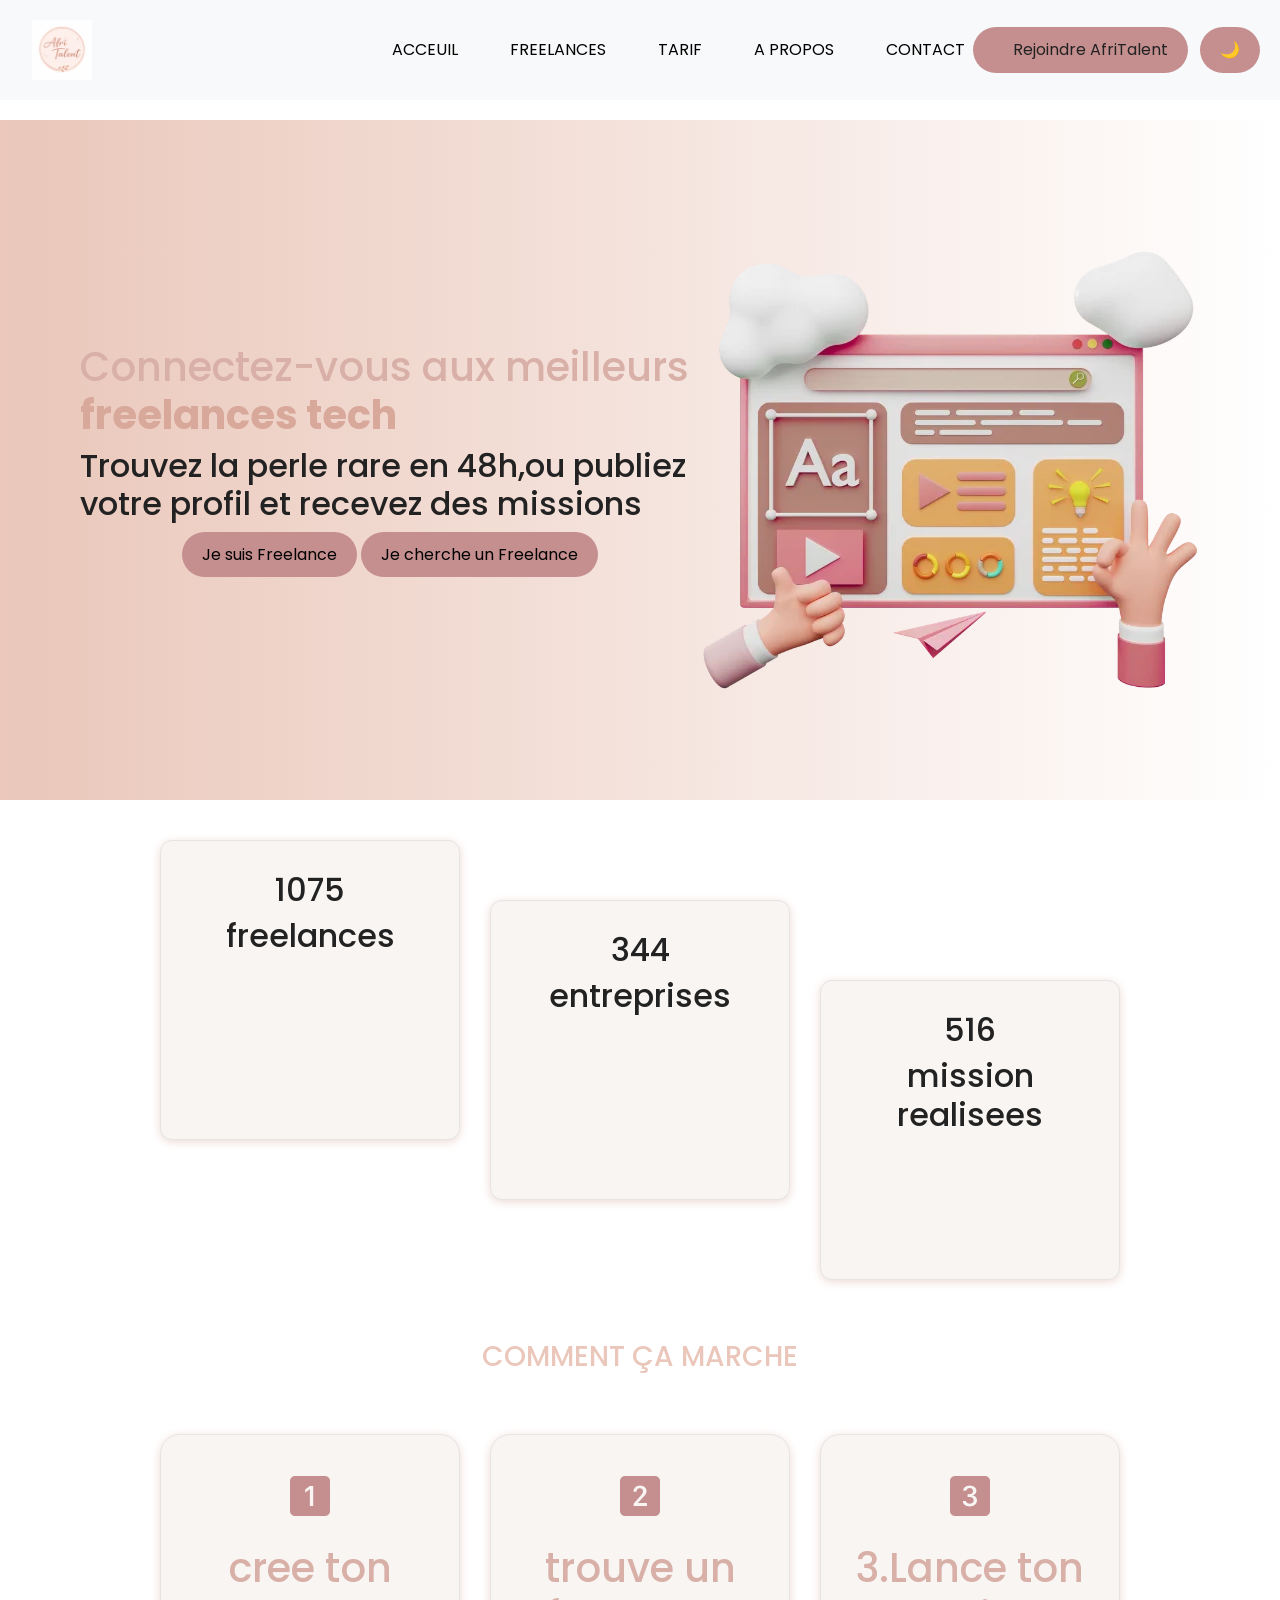
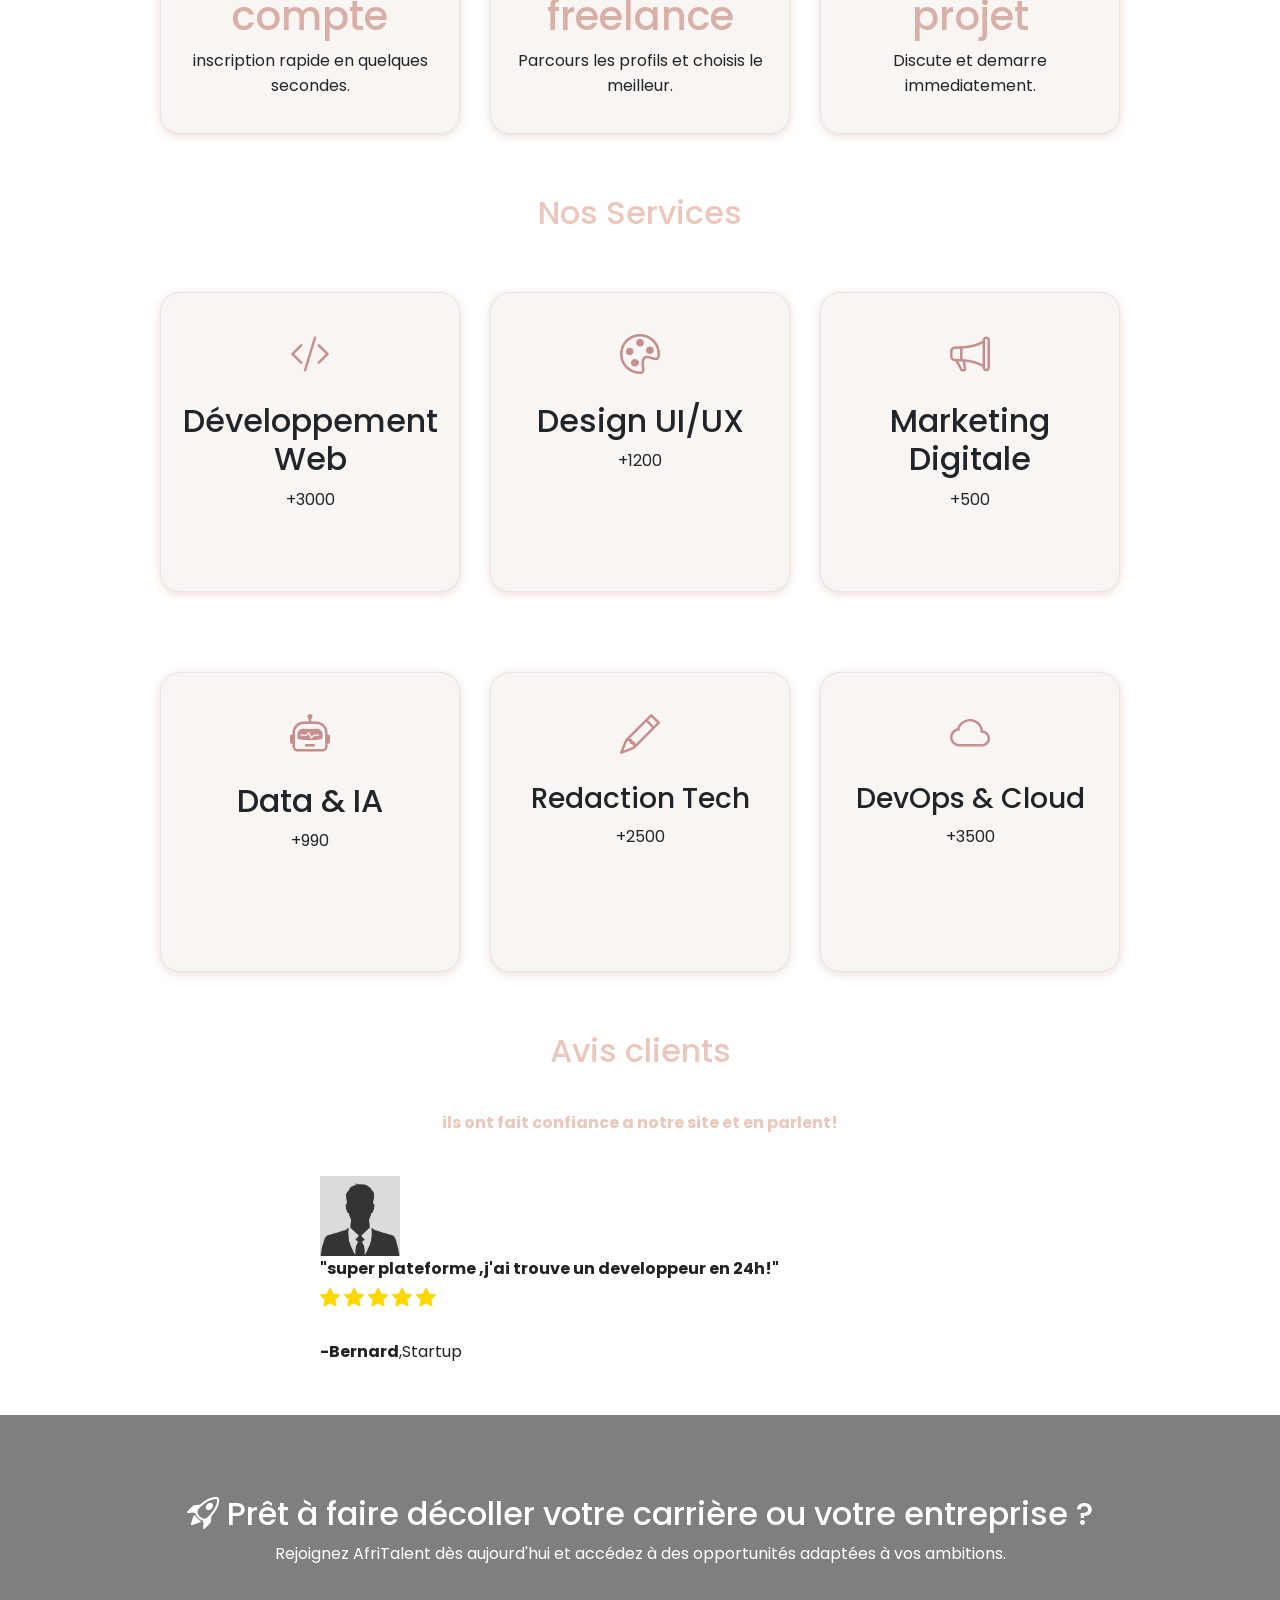
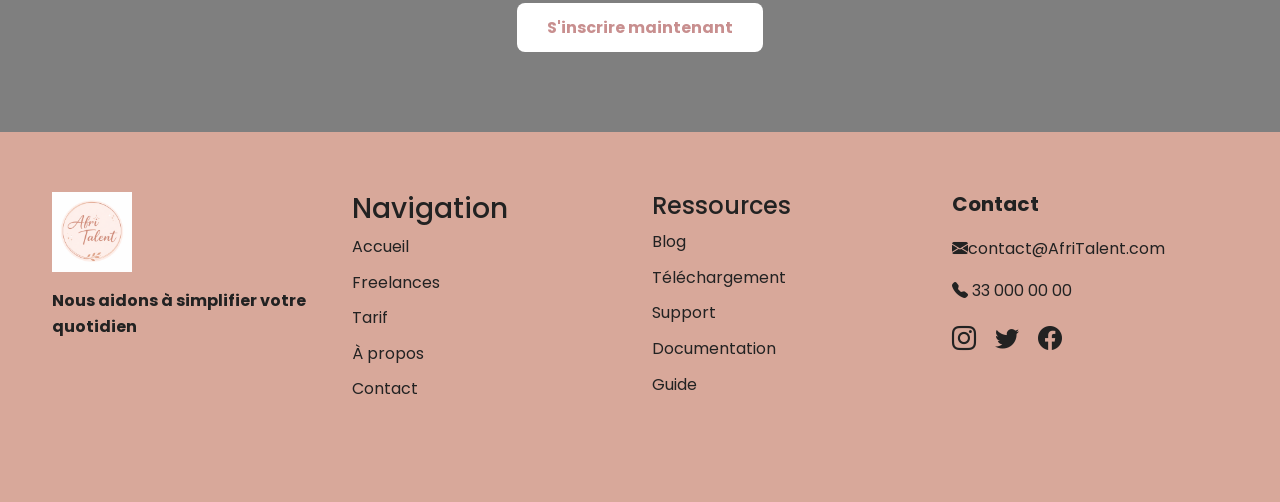
<file: index.html>
<!DOCTYPE html>
<html lang="fr">

<head>
  <meta charset="UTF-8">
  <meta name="viewport" content="width=device-width, initial-scale=1.0">
  <title>AfriTalent — Accueil</title>
  <!-- Bootstrap 5 via CDN : feuille de style -->
  <link href="https://cdn.jsdelivr.net/npm/bootstrap@5.3.0/dist/css/bootstrap.min.css" rel="stylesheet">
  <!-- Votre feuille de style personnelle -->
  <link rel="stylesheet" href="css/style.css">
</head>

<body>
  <!-- Le contenu de la page sera ajoute ici -->
  <!-- navbar -->
  <header class="navbar1 ">
    <nav class="navbar navbar-expand-lg navbar-light bg-light fixed-top">
      <div class="container-fluid">
        <img src="images/7bfb761e-d320-4ba1-a2f4-c0851b69835b.png" alt="Afritalent" height="60" class="logo">
        <a class="navbar-brand" href="#">

        </a>
        <button class="navbar-toggler" type="button" data-bs-toggle="collapse" data-bs-target="#navbarNav"
          aria-controls="navbarNav" aria-expanded="false" aria-label="Toggle navigation">
          <span class="navbar-toggler-icon"></span>
        </button>
        <div class="collapse navbar-collapse" id="navbarNav">
          <ul class="navbar-nav ms-auto gap-3">
            <li class="nav-item">
              <a class="nav-link active" aria-current="page" href="index.html">ACCEUIL</a>
            </li>
            <li class="nav-item">
              <a class=" nav-link active" href="freelances.html">FREELANCES</a>
            </li>
            <li class="nav-item">
              <a class="nav-link active" href="tarif.html">TARIF</a>
            </li>
            <li class="nav-item">
              <a class="nav-link active" href="about.html">A PROPOS</a>
            </li>
            <li class="nav-item">
              <a class="nav-link active" href="contact.html">CONTACT</a>
            </li>
          </ul>
           <button><a href="contact.html" >Rejoindre AfriTalent</a></button>
           
        </div>
      </div>
      <button id="btn" class="bt">🌙
                <i class="fa-solid fa-moon"></i>
              </button>
    </nav>
  </header>



  <!-- entete -->
  <section class="hero fade-in">
    <div>
      <h1>Connectez-vous aux meilleurs <span class="fr">freelances tech</span></h1>
      <h2>Trouvez la perle rare en 48h,ou publiez votre profil et recevez
        des missions</h2>
      <div class="div1">
        <button class="button">Je suis Freelance</button>
        <button class="button">Je cherche un Freelance</button>
      </div>
    </div>
    <div id="photo">
      <img src="images/creation-site-vitrine-wordpress-freelance.png.webp" alt="">
    </div>
  </section>





  <!-- carte avec grid -->
  <section class=" stats fade-in">
    <div class="cards">
      <div class="cardsss stat-card">
        <h2 class="counter" data-target="2500">0</h2>
        <h2>freelances</h2>
      </div>
      <div class="cardsss stat-card">
        <h2 class="counter" data-target="800">0</h2>
        <h2>entreprises</h2>
      </div>
      <div class="cardsss stat-card">
        <h2 class="counter" data-target="1200">0</h2>
        <h2>mission realisees</h2>
      </div>
    </div>
  </section>

  <!-- section comment ca marche -->
  <div class="strong">
    <h3> COMMENT ÇA MARCHE </h3>
  </div>
  <section class="fade-in">
    <div class="strong"></div>
    <div class="cards">
      <!-- carte1 -->
      <div class="card">
        <i class="bi bi-1-square-fill"></i>
        <h1>cree ton compte</h1>
        inscription rapide en quelques secondes.
      </div>
      <!-- carte2 -->
      <div class="card">
        <i class="bi bi-2-square-fill"></i>
        <h1>trouve un freelance</h1>
        Parcours les profils et choisis le meilleur.
      </div>
      <!-- carte3 -->
      <div class="card">
        <i class="bi bi-3-square-fill"></i>
        <h1>3.Lance ton projet</h1>
        Discute et demarre immediatement.
      </div>
    </div>
  </section>


  <!-- setcion nos services -->
  <section class="fade-in">
    <div class="strong">
      <h2>Nos Services</h2>
    </div>
    <div class="cards">
      <!-- carte1 -->
      <div class="card">
        <i class="bi bi-code-slash"></i>
        <h2>Développement Web</h2>
        <p>+3000</p>
      </div>
      <!-- carte2 -->
      <div class="card">
        <i class="bi bi-palette"></i>
        <h2>Design UI/UX</h2>
        <p>+1200</p>
      </div>
      <!-- carte3 -->
      <div class="card">
        <i class="bi bi-megaphone"></i>
        <h2>Marketing Digitale</h2>
        <p>+500</p>
      </div>

      <!-- carte4 -->
      <div class="card">
        <i class="bi bi-robot"></i>
        <h2>Data & IA</h2>
        <p>+990</p>
      </div>

      <!-- carte5 -->
      <div class="card">
        <i class="bi bi-pencil"></i>
        <h3>Redaction Tech</h3>
        <p>+2500</p>
      </div>

      <!-- carte6 -->
      <div class="card">
        <i class="bi bi-cloud"></i>
        <h3>DevOps & Cloud</h3>
        <p>+3500</p>
      </div>

    </div>
  </section>
  <!-- section avis lients -->
  <section class="fade-in">
    <div class="strong">
      <h2>Avis clients</h2>
    </div>
    <div class="strong"><strong>ils ont fait confiance a notre site et en parlent!</strong></div>
    <div id="carouselExampleSlidesOnly" class="carousel slide" data-bs-ride="carousel"
      style="width: 50%; margin: auto;">
      <div class="carousel-inner">
        <div class="carousel-item active">
          <!-- carouse]l1 -->
          <img src="images/9bd403f16ddd7c2149efea4e4ec17656.jpg" class="d-block " width="80" height="80" alt="...">
          <strong>"super plateforme ,j'ai trouve un developpeur en 24h!"</strong>
          <div class="rating">
            <i class="bi bi-star-fill"></i>
            <i class="bi bi-star-fill"></i>
            <i class="bi bi-star-fill"></i>
            <i class="bi bi-star-fill"></i>
            <i class="bi bi-star-fill"></i>
          </div>
          <br><strong>-Bernard</strong>,Startup
        </div>

        <!-- carousel2 -->
        <div class="carousel-item">
          <img src="images/e36dcd19f83bc2b0b5b49286a0b5d52b.jpg" class="d-block" width="80" height="80" alt="...">
          <strong>"Plus de 15 missions realisees via la plateforme.La mise en relation est fluide et les freelances sont
            toujours fiable"</strong>
          <div class="rating">
            <i class="bi bi-star-fill"></i>
            <i class="bi bi-star-fill"></i>
            <i class="bi bi-star-fill"></i>
            <i class="bi bi-star-fill"></i>
            <i class="bi bi-star-fill"></i>
          </div>
          <br><strong>Thomas</strong>,chef de produit digital
        </div>

        <!-- carousel3 -->
        <div class="carousel-item">
          <img src="images/d29e52c8cfec7320b1fe09c8421c4156.jpg" class="d-block" width="80" height="80" alt="...">
          <strong>Je recois des missions pertinents sans devoir prospecter.Paiement securise ,suivi transparent,je
            recommande a 100%</strong>
          <div class="rating">
            <i class="bi bi-star-fill"></i>
            <i class="bi bi-star-fill"></i>
            <i class="bi bi-star-fill"></i>
            <i class="bi bi-star-fill"></i>
            <i class="bi bi-star-fill"></i>
          </div>
          <strong>Sarah</strong>, CTO chez GreenTech
        </div>
      </div>
    </div>
  </section>
  <!-- section passer a l'action -->
  <section class="cta fade-in">
    <h2><i class="bi bi-rocket-takeoff"></i> Prêt à faire décoller votre carrière ou votre entreprise ?</h2>

    <p>
      Rejoignez AfriTalent dès aujourd'hui et accédez à des opportunités adaptées à vos ambitions.
    </p>

    <a href="contact.html" class="btn-cta">
      S'inscrire maintenant
    </a>
  </section>
  <button id="top-btn">↑</button>



  <!-- footer -->
  <footer class="footer">
    <div class="container-fluid">

      <div class="row align-items-start text-center text-md-start">

        <div class="col-md-3 mb-4">
          <img src="images/7bfb761e-d320-4ba1-a2f4-c0851b69835b.png" alt="logo" height="80">

          <p class="mt-3 fw-bold">
            Nous aidons à simplifier votre quotidien
          </p>
        </div>
        <!-- liens -->
        <div class="col-md-3 mb-4">
          <h3>Navigation</h3>

          <ul class="footer-links">
            <li><a href="index.html">Accueil</a></li>
            <li><a href="freelances.html">Freelances</a></li>
            <li><a href="tarif.html">Tarif</a></li>
            <li><a href="about.html">À propos</a></li>
            <li><a href="contact.html">Contact</a></li>
          </ul>
        </div>
        <!-- ressource -->
        <div class="col-md-3 mb-4">
          <h4>Ressources</h4>

          <ul class="footer-links">
            <li>Blog</li>
            <li>Téléchargement</li>
            <li>Support</li>
            <li>Documentation</li>
            <li>Guide</li>
          </ul>
        </div>
        <!-- contact -->
        <div class="col-md-3 mb-4">
          <h5>Contact</h5>

          <p><i class="bi bi-envelope-fill"></i>contact@AfriTalent.com</p>
          <p><i class="bi bi-telephone-fill"></i> 33 000 00 00</p>

          <div class="social-icons">
            <i class="bi bi-instagram"></i>
            <i class="bi bi-twitter"></i>
            <i class="bi bi-facebook"></i>
          </div>
        </div>

      </div>
    </div>
  </footer>

















  <link rel="preconnect" href="https://fonts.googleapis.com">
  <link href="https://fonts.googleapis.com/css2?family=Poppins:wght@400;700&family=Roboto&display=swap"
    rel="stylesheet">
  <link href="https://cdn.jsdelivr.net/npm/bootstrap-icons/font/bootstrap-icons.css" rel="stylesheet">
  <!-- Bootstrap 5 via CDN : script JavaScript -->
  <script src="https://cdn.jsdelivr.net/npm/bootstrap@5.3.0/dist/js/bootstrap.bundle.min.js"></script>
  <!-- Votre script JavaScript -->
  <script src="js/main.js"></script>
</body>

</html>
</file>
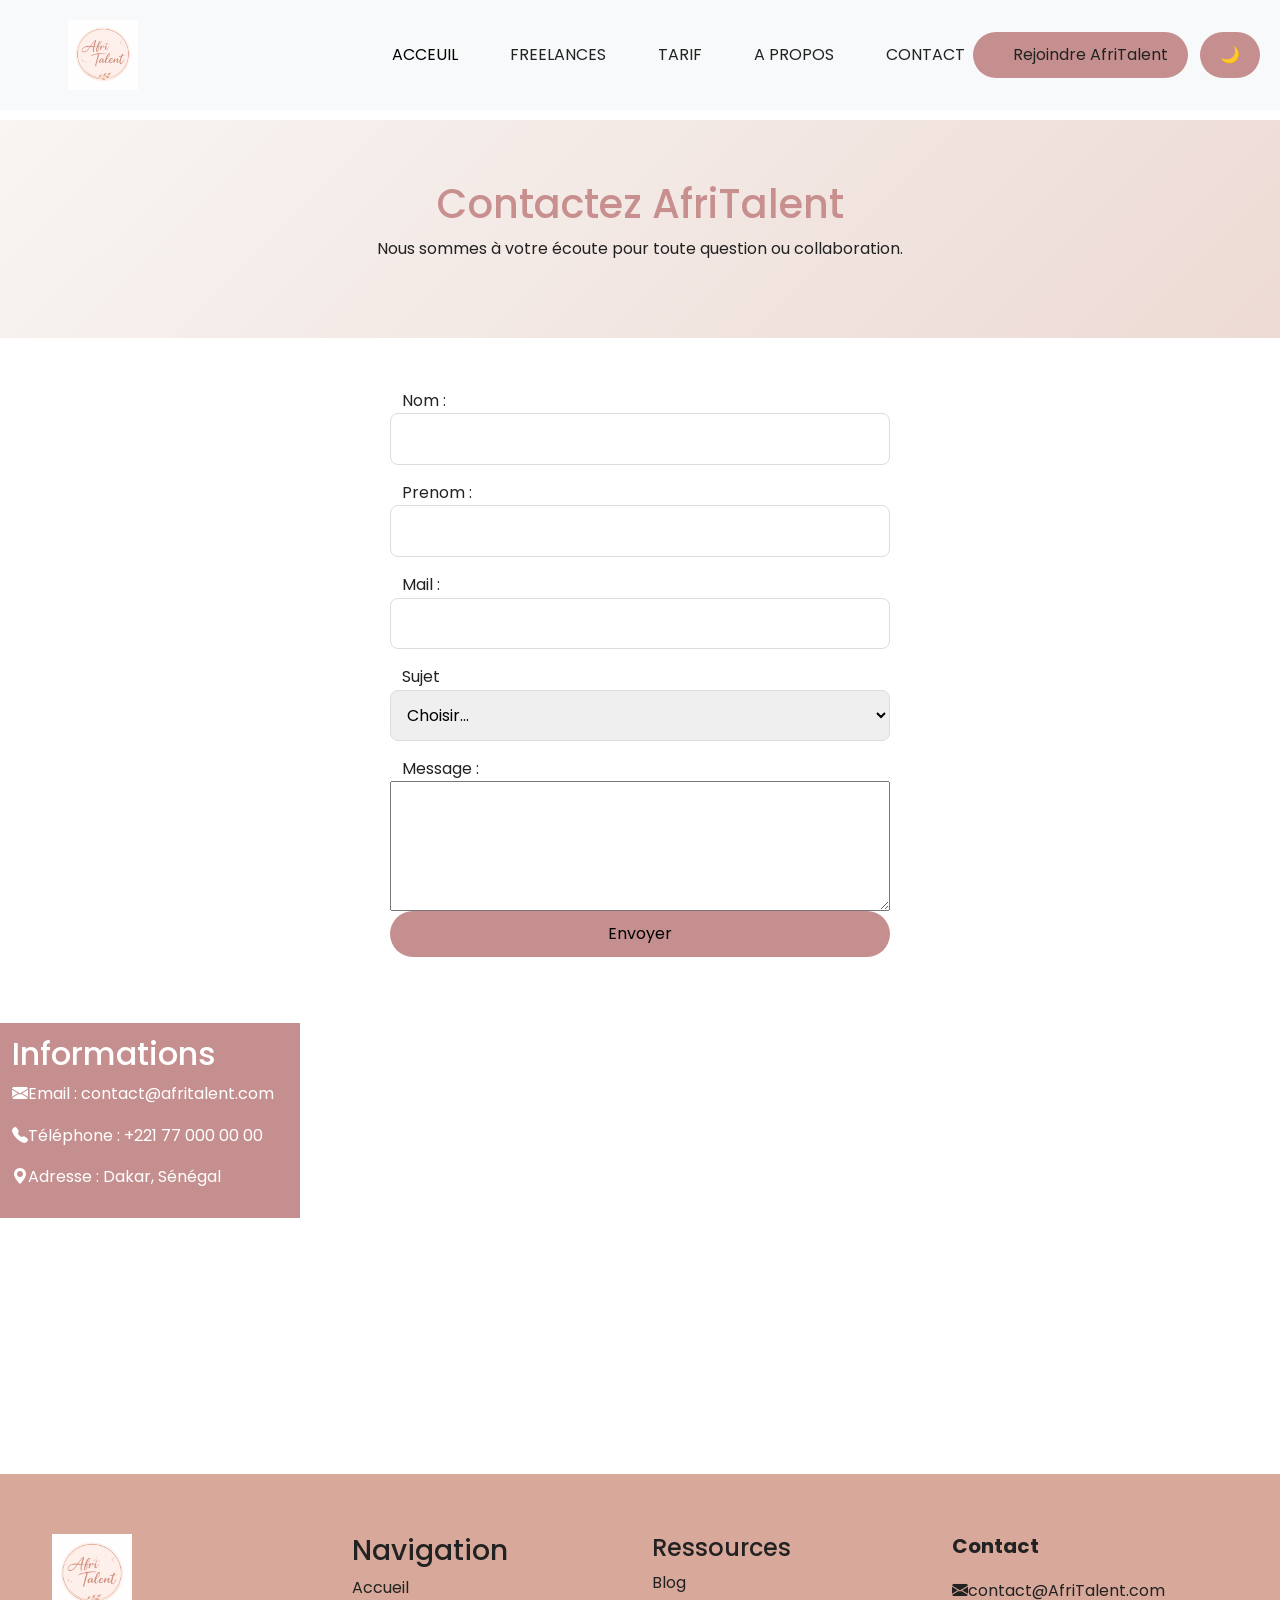
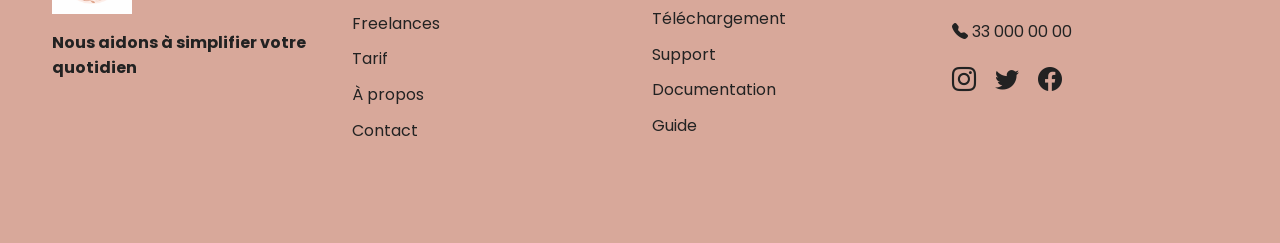
<file: contact.html>
<!DOCTYPE html>
<html lang="fr">

<head>
  <meta charset="UTF-8">
  <meta name="viewport" content="width=device-width, initial-scale=1.0">
  <title>AfriTalent — Contact</title>
  <!-- Bootstrap 5 via CDN : feuille de style -->
  <link href="https://cdn.jsdelivr.net/npm/bootstrap@5.3.0/dist/css/bootstrap.min.css" rel="stylesheet">
  <!-- Votre feuille de style personnelle -->
  <link rel="stylesheet" href="css/style.css">
</head>

<body>
  <!-- Le contenu de la page sera ajoute ici -->

  <nav class="navbar navbar-expand-lg navbar-light bg-light fixed-top">
    <div class="container-fluid">
      <a class="navbar-brand" href="#"></a>
      <img src="images/7bfb761e-d320-4ba1-a2f4-c0851b69835b.png" alt="Afritalent" height="70">
      <button class="navbar-toggler" type="button" data-bs-toggle="collapse" data-bs-target="#navbarNav"
        aria-controls="navbarNav" aria-expanded="false" aria-label="Toggle navigation">
        <span class="navbar-toggler-icon"></span>
      </button>
      <div class="collapse navbar-collapse" id="navbarNav">
        <ul class="navbar-nav ms-auto gap-3">
          <li class="nav-item">
            <a class="nav-link active" aria-current="page" href="index.html">ACCEUIL</a>
          </li>
          <li class="nav-item">
            <a class="nav-link" href="freelances.html">FREELANCES</a>
          </li>
          <li class="nav-item">
            <a class="nav-link" href="tarif.html">TARIF</a>
          </li>
          <li class="nav-item">
            <a class="nav-link" href="about.html">A PROPOS</a>
          </li>
          <li class="nav-item">
            <a class="nav-link" href="contact.html">CONTACT</a>
          </li>

        </ul>
        <button><a href="contact.html">Rejoindre AfriTalent</a></button>
      </div>
    </div>
    <!-- dark mood -->
    <button id="btn">🌙
      <i class="fa-solid fa-moon"></i>
    </button>
  </nav>
  <!-- entete -->
  <section class="contact-hero">
    <h1>Contactez AfriTalent</h1>
    <p>Nous sommes à votre écoute pour toute question ou collaboration.</p>
  </section>

  <!-- formulaire -->
  <div class="contact-section">
    <div class="contact-form row">
      <label for="nom">Nom :</label>
      <input type="text" id="nom" name="nom">
      <small class="text-danger" id="errorNom"></small>

      <label for="prenom">Prenom :</label>
      <input type="text" id="prenom" name="prenom">
      <small class="text-danger" id="errorPrenom"></small>

      <label for="mail">Mail :</label>
      <input type="email" id="mail" name="mail">
      <small class="text-danger" id="errorMail"></small>
      <label>Sujet</label>
      <select id="sujet">
        <option value="">Choisir...</option>
        <option>Support</option>
        <option>Information</option>
        <option>Partenariat</option>
      </select>
      <small class="text-danger" id="errorSujet"></small>

      <label for="message">Message :</label>
      <textarea id="message" rows="5"></textarea>
      <small class="text-danger" id="errorMessage"></small>
      <button id="btnEnvoyer">Envoyer</button>
      <p id="successMessage" class="text-success"></p>
    </div>
  </div>


  <!-- INFOS CONTACT -->
  <div class="col-md-6 contact-info">
    <h2>Informations</h2>
    <p><i class="bi bi-envelope-fill"></i>Email : contact@afritalent.com</p>
    <p><i class="bi bi-telephone-fill"></i>Téléphone : +221 77 000 00 00</p>
    <p><i class="bi bi-geo-alt-fill"></i>Adresse : Dakar, Sénégal</p>
  </div>

  <button id="top-btn">↑</button>

  <!-- GOOGLE MAPS -->
  <div class="mt-5">
    <iframe src="https://www.google.com/maps?q=Dakar&output=embed" width="1500" height="200" style="border:0;">
    </iframe>
  </div>


  <!-- footer -->
  <footer class="footer">
    <div class="container-fluid">

      <div class="row align-items-start text-center text-md-start">

        <div class="col-md-3 mb-4">
          <img src="images/7bfb761e-d320-4ba1-a2f4-c0851b69835b.png" alt="logo" height="80">

          <p class="mt-3 fw-bold">
            Nous aidons à simplifier votre quotidien
          </p>
        </div>

        <div class="col-md-3 mb-4">
          <h3>Navigation</h3>
          <!-- liens -->
          <ul class="footer-links">
            <li><a href="index.html">Accueil</a></li>
            <li><a href="freelances.html">Freelances</a></li>
            <li><a href="tarif.html">Tarif</a></li>
            <li><a href="about.html">À propos</a></li>
            <li><a href="contact.html">Contact</a></li>
          </ul>
        </div>
        <!-- ressource -->
        <div class="col-md-3 mb-4">
          <h4>Ressources</h4>

          <ul class="footer-links">
            <li>Blog</li>
            <li>Téléchargement</li>
            <li>Support</li>
            <li>Documentation</li>
            <li>Guide</li>
          </ul>
        </div>
        <!-- contact -->
        <div class="col-md-3 mb-4">
          <h5>Contact</h5>

          <p><i class="bi bi-envelope-fill"></i>contact@AfriTalent.com</p>
          <p><i class="bi bi-telephone-fill"></i> 33 000 00 00</p>
          <!-- icons -->
          <div class="social-icons">
            <i class="bi bi-instagram"></i>
            <i class="bi bi-twitter"></i>
            <i class="bi bi-facebook"></i>
          </div>
        </div>

      </div>
    </div>
  </footer>

  <link rel="preconnect" href="https://fonts.googleapis.com">
  <link href="https://cdn.jsdelivr.net/npm/bootstrap-icons/font/bootstrap-icons.css" rel="stylesheet">

  <link href="https://fonts.googleapis.com/css2?family=Poppins:wght@400;700&family=Roboto&display=swap"
    rel="stylesheet">
  <!-- Bootstrap 5 via CDN : script JavaScript -->
  <script src="https://cdn.jsdelivr.net/npm/bootstrap@5.3.0/dist/js/bootstrap.bundle.min.js"></script>
  <!-- Votre script JavaScript -->
  <script src="js/main.js"></script>
</body>

</html>
</file>
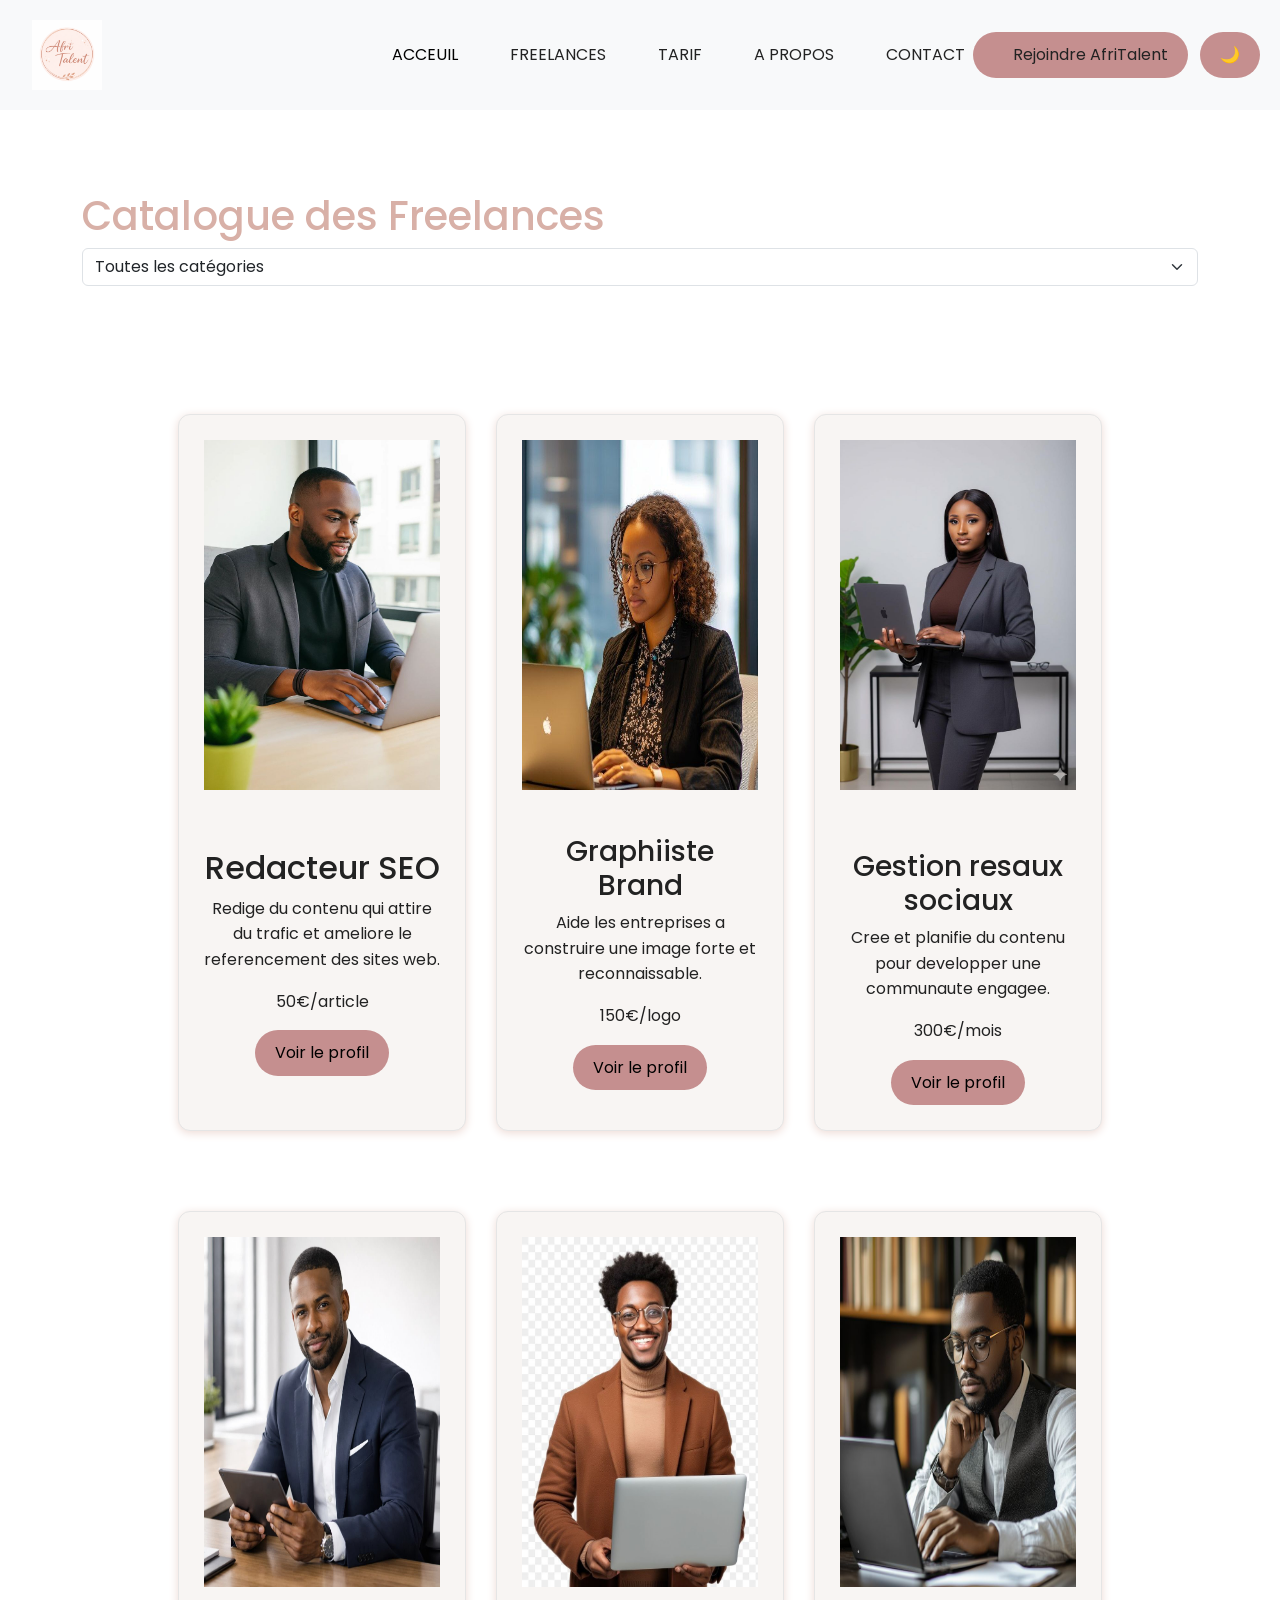
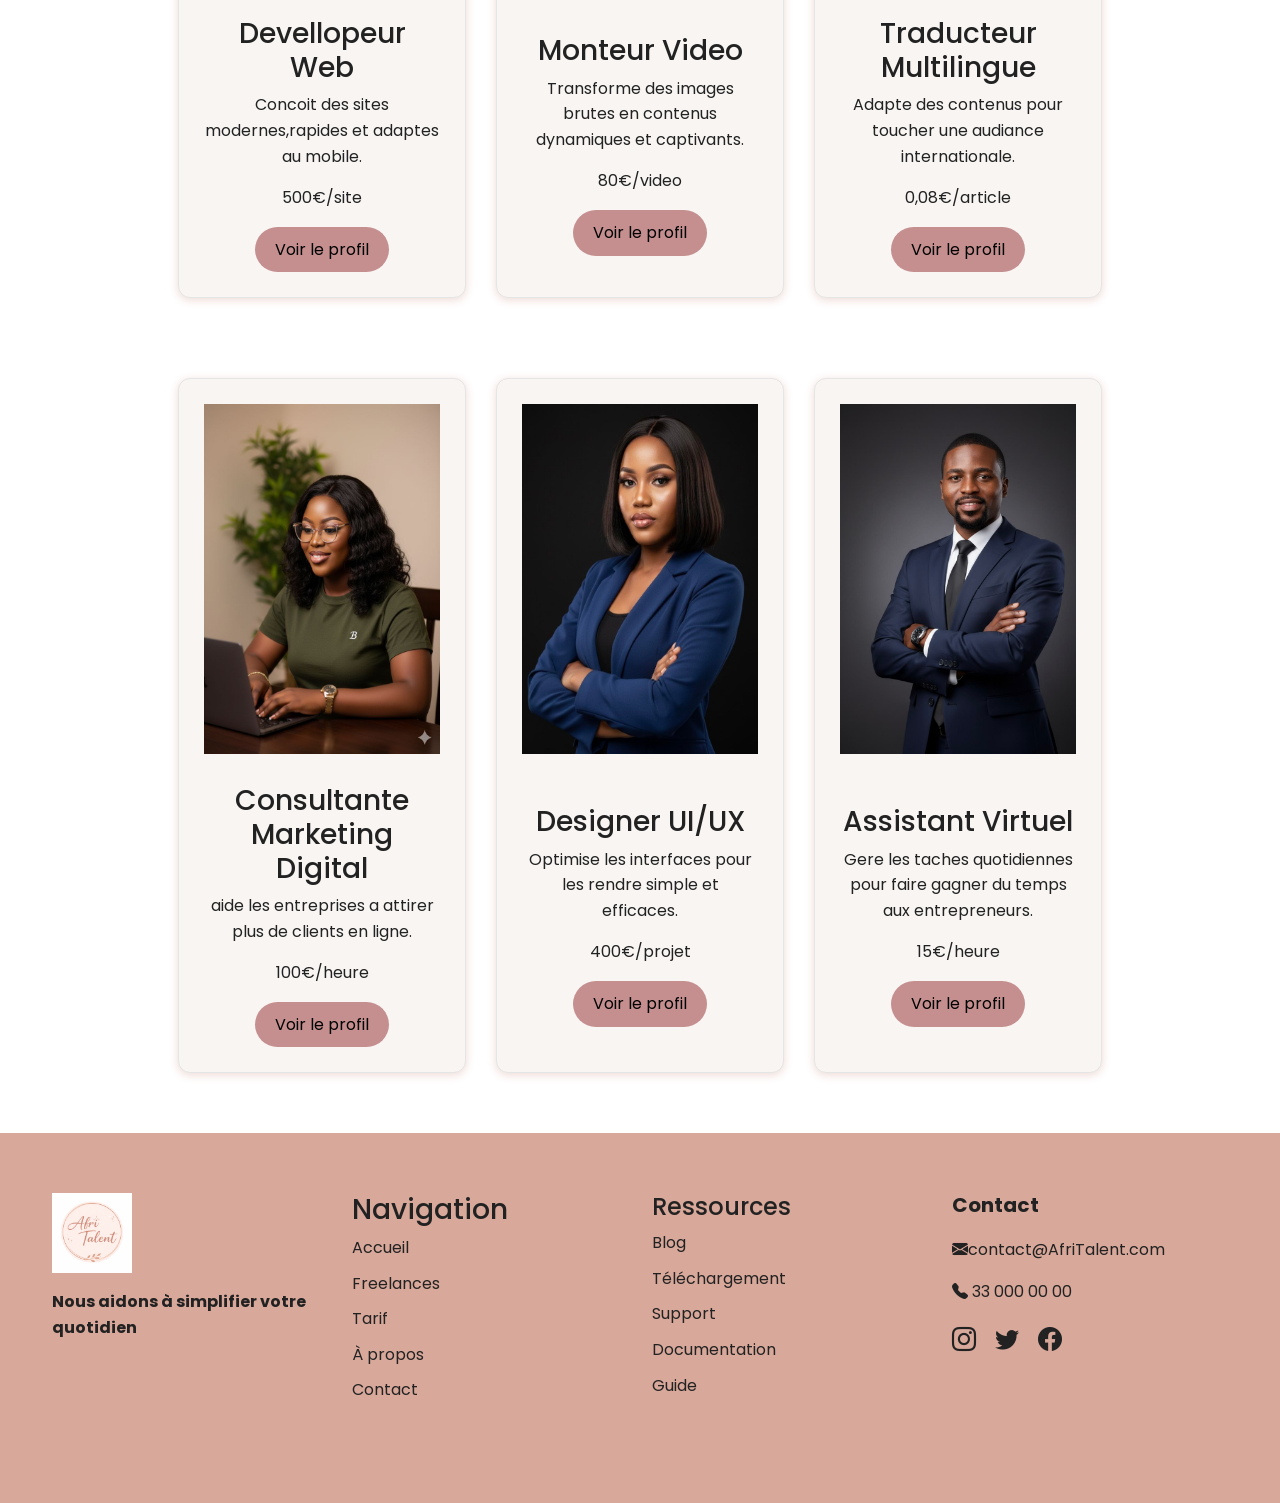
<file: freelances.html>
<!DOCTYPE html>
<html lang="fr">

<head>
  <meta charset="UTF-8">
  <meta name="viewport" content="width=device-width, initial-scale=1.0">
  <title>AfriTalent — freelance</title>
  <!-- Bootstrap 5 via CDN : feuille de style -->
  <link href="https://cdn.jsdelivr.net/npm/bootstrap@5.3.0/dist/css/bootstrap.min.css" rel="stylesheet">
  <!-- Votre feuille de style personnelle -->
  <link rel="stylesheet" href="css/style.css">
</head>

<body>
  <!-- Le contenu de la page sera ajoute ici -->

  <nav class="navbar navbar-expand-lg navbar-light bg-light fixed-top">
    <div class="container-fluid">
      <img src="images/7bfb761e-d320-4ba1-a2f4-c0851b69835b.png" alt="Afritalent" height="70">
      <a class="navbar-brand" href="#">

      </a>
      <button class="navbar-toggler" type="button" data-bs-toggle="collapse" data-bs-target="#navbarNav"
        aria-controls="navbarNav" aria-expanded="false" aria-label="Toggle navigation">
        <span class="navbar-toggler-icon"></span>
      </button>
      <div class="collapse navbar-collapse" id="navbarNav">
        <ul class="navbar-nav ms-auto gap-3">
          <li class="nav-item">
            <a class="nav-link active" aria-current="page" href="index.html">ACCEUIL</a>
          </li>
          <li class="nav-item">
            <a class="nav-link" href="freelances.html">FREELANCES</a>
          </li>
          <li class="nav-item">
            <a class="nav-link" href="tarif.html">TARIF</a>
          </li>
          <li class="nav-item">
            <a class="nav-link" href="about.html">A PROPOS</a>
          </li>
          <li class="nav-item">
            <a class="nav-link" href="contact.html">CONTACT</a>
          </li>
        </ul>
        <button><a href="contact.html">Rejoindre AfriTalent</a></button>
      </div>
      <!-- dark mood' -->
    </div>
    <button id="btn">🌙
      <i class="fa-solid fa-moon"></i>
    </button>
  </nav>


  <!-- Section Freelances filtrage-->
  <section class="filter py-4">
    <div class="container py-5">
      <h1>Catalogue des Freelances</h1>
      <div class="filter-bar mb-3">
        <select id="category-select" class="form-select">
          <option value="all">Toutes les catégories</option>
          <option value="Redacteur SEO">Redacteur SEO</option>
          <option value="Graphiiste Brand">Graphiiste Brand</option>
          <option value="Gestion resaux sociaux">Gestion resaux sociaux</option>
          <option value="Devellopeur Web">Devellopeur Web</option>
          <option value="Monteur Video">Monteur Video</option>
          <option value="Traducteur Multilingue">Traducteur Multilingue</option>
          <option value="Consultante Marketing Digital">Consultante Marketing Digital</option>
          <option value="Designer UI/UX">Designer UI/UX</option>
          <option value="Assistant Virtuel">Assistant Virtuel</option>
        </select>
      </div>
    </div>
  </section>





  <!-- carte1 -->
  <div class="cards" data-category="Redacteur SEO">
    <div class="cardss">
      <img src="images/photo8.jpg" class="card-img-top" alt="..." height="350">
      <div class="card-body">
        <h2 class="card-dev">Redacteur SEO</h2>
        <p class="card-text">Redige du contenu qui attire du trafic et ameliore le referencement des sites web.</p>
        <p>50€/article</p>
        <button>Voir le profil</button>
      </div>
    </div>
    <!-- carte2 -->
    <div class="cardss" data-category="Graphiiste Brand">
      <img src="images/photo1.jpg" class="card-img-top" alt="..." height="350">
      <div class="card-body">
        <h3 class="card-dev">Graphiiste Brand</h3>
        <p class="card-text">Aide les entreprises a construire une image forte et reconnaissable.</p>
        <p>150€/logo</p>
        <button> Voir le profil</button>
      </div>
    </div>
    <!-- catre3 -->
    <div class="cardss" data-category="Gestion resaux sociaux">
      <img src="images/photo3.jpg" class="card-img-top" alt="..." height="350">
      <div></div>
      <div class="card-body">
        <h3 class="card-design">Gestion resaux sociaux</h3>
        <p class="card-text">Cree et planifie du contenu pour developper une communaute engagee.</p>
        <p>300€/mois</p>
        <button>Voir le profil</button>
      </div>
    </div>
    <!-- carte4 -->
    <div class="cardss" data-category="Devellopeur Web">
      <img src="images/photo9.jpg" class="card-img-top" alt="..." height="350">
      <div class="card-body">
        <h3 class="card-design">Devellopeur Web</h3>
        <p class="card-text">Concoit des sites modernes,rapides et adaptes au mobile.</p>
        <p>500€/site</p>
        <button> Voir le profil</button>
      </div>
    </div>
    <!-- carte5 -->
    <div class="cardss" data-category="Monteur Video">
      <img src="images/photo5.jpg" class="card-img-top" alt="..." height="350">
      <div class="card-body">
        <h3 class="card-marketing">Monteur Video</h3>
        <p class="card-text">Transforme des images brutes en contenus dynamiques et captivants.</p>
        <p>80€/video</p>
        <button>Voir le profil</button>
      </div>
    </div>
    <!-- carte6 -->
    <div class="cardss" data-category="Traducteur Multilingue">
      <img src="images/photo6.jpg" class="card-img-top" alt="..." height="350">
      <div class="card-body">
        <h3 class="card-marketing">Traducteur Multilingue</h3>
        <p class="card-text">Adapte des contenus pour toucher une audiance internationale.</p>
        <p>0,08€/article</p>
        <button>Voir le profil</button>
      </div>
    </div>
    <!-- carte7 -->
    <div class="cardss" data-category="Consultante Marketing Digital">
      <img src="images/photo2.jpg" class="card-img-top" alt="..." height="350">
      <div class="card-body">
        <h3 class="card-dev">Consultante Marketing Digital</h3>
        <p class="card-text">aide les entreprises a attirer plus de clients en ligne.</p>
        <p>100€/heure</p>
        <button> Voir le profil</button>
      </div>
    </div>
    <!-- carte8 -->
    <div class="cardss" data-category="Designer UI/UX">
      <img src="images/photo11.jpg" class="card-img-top" alt="..." height="350">
      <div class="card-body">
        <h3 class="card-design">Designer UI/UX</h3>
        <p class="card-text">Optimise les interfaces pour les rendre simple et efficaces.</p>
        <p>400€/projet</p>
        <button>Voir le profil</button>
      </div>
    </div>
    <!-- carte9 -->
    <div class="cardss" data-category="Assistant Virtuel">
      <img src="images/photo10.jpg" class="card-img-top" alt="..." height="350">
      <div class="card-body">
        <h3 class="card-marketing">Assistant Virtuel</h3>
        <p class="card-text">Gere les taches quotidiennes pour faire gagner du temps aux entrepreneurs.</p>
        <p>15€/heure</p>
        <button>Voir le profil</button>
      </div>
    </div>
  </div>
  <!-- fin -->
  <button id="top-btn">↑</button>



  <!-- footer -->
  <footer class="footer">
    <div class="container-fluid">

      <div class="row align-items-start text-center text-md-start">

        <div class="col-md-3 mb-4">
          <img src="images/7bfb761e-d320-4ba1-a2f4-c0851b69835b.png" alt="logo" height="80">

          <p class="mt-3 fw-bold">
            Nous aidons à simplifier votre quotidien
          </p>
        </div>

        <div class="col-md-3 mb-4">
          <h3>Navigation</h3>
          <!-- liens -->
          <ul class="footer-links">
            <li><a href="index.html">Accueil</a></li>
            <li><a href="freelances.html">Freelances</a></li>
            <li><a href="tarif.html">Tarif</a></li>
            <li><a href="about.html">À propos</a></li>
            <li><a href="contact.html">Contact</a></li>
          </ul>
        </div>
        <!-- ressource -->
        <div class="col-md-3 mb-4">
          <h4>Ressources</h4>

          <ul class="footer-links">
            <li>Blog</li>
            <li>Téléchargement</li>
            <li>Support</li>
            <li>Documentation</li>
            <li>Guide</li>
          </ul>
        </div>
        <!-- contact -->
        <div class="col-md-3 mb-4">
          <h5>Contact</h5>

          <p><i class="bi bi-envelope-fill"></i>contact@AfriTalent.com</p>
          <p><i class="bi bi-telephone-fill"></i> 33 000 00 00</p>
          <!-- icons -->
          <div class="social-icons">
            <i class="bi bi-instagram"></i>
            <i class="bi bi-twitter"></i>
            <i class="bi bi-facebook"></i>
          </div>
        </div>

      </div>
    </div>
  </footer>









































  <link rel="preconnect" href="https://fonts.googleapis.com">
  <link href="https://cdn.jsdelivr.net/npm/bootstrap-icons/font/bootstrap-icons.css" rel="stylesheet">

  <link href="https://fonts.googleapis.com/css2?family=Poppins:wght@400;700&family=Roboto&display=swap"
    rel="stylesheet">
  <!-- Bootstrap 5 via CDN : script JavaScript -->
  <script src="https://cdn.jsdelivr.net/npm/bootstrap@5.3.0/dist/js/bootstrap.bundle.min.js"></script>
  <!-- Votre script JavaScript -->
  <script src="js/main.js"></script>
</body>

</html>
</file>
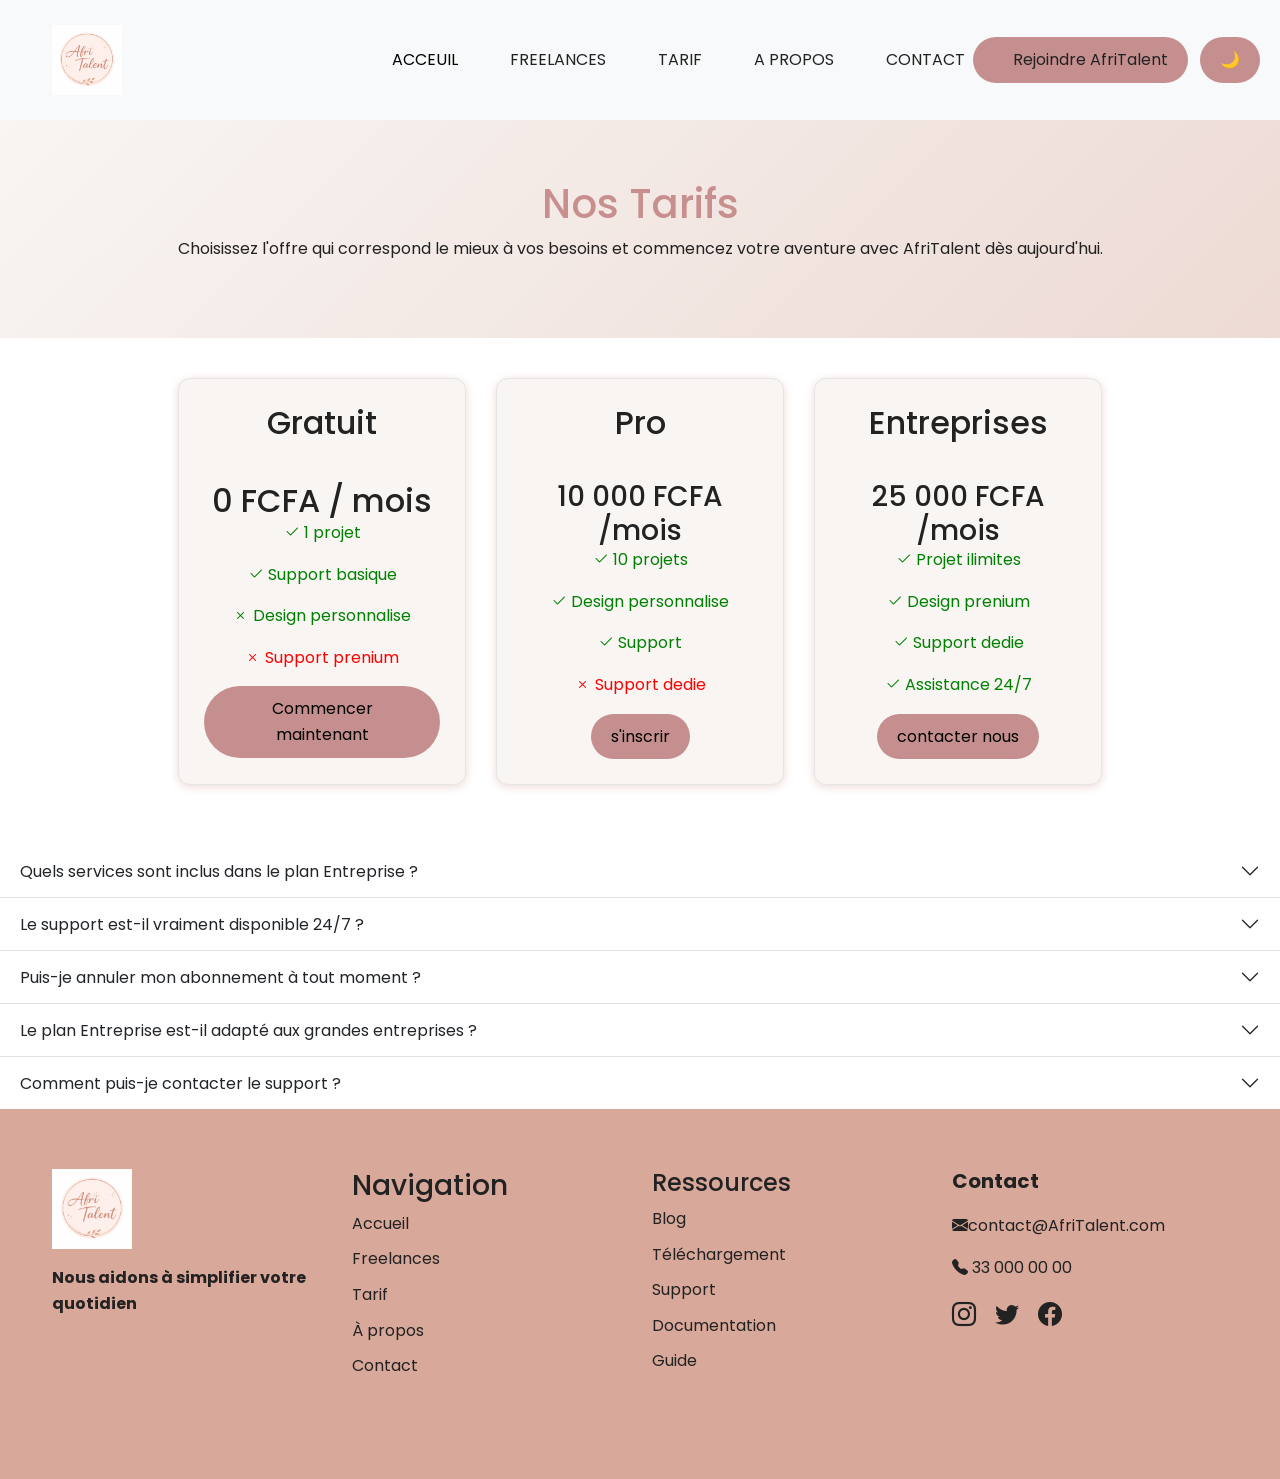
<file: tarif.html>
<!DOCTYPE html>
<html lang="fr">

<head>
  <meta charset="UTF-8">
  <meta name="viewport" content="width=device-width, initial-scale=1.0">
  <title>AfriTalent — Tarif</title>
  <!-- Bootstrap 5 via CDN : feuille de style -->
  <link href="https://cdn.jsdelivr.net/npm/bootstrap@5.3.0/dist/css/bootstrap.min.css" rel="stylesheet">
  <!-- Votre feuille de style personnelle -->
  <link rel="stylesheet" href="css/style.css">
</head>

<body>
  <!-- Le contenu de la page sera ajoute ici -->

  <nav class="navbar navbar-expand-lg navbar-light bg-light fixed-top">
    <div class="container-fluid">
      <a class="navbar-brand" href="#">
        <img src="images/7bfb761e-d320-4ba1-a2f4-c0851b69835b.png" alt="Afritalent" height="70">
      </a>
      <button class="navbar-toggler" type="button" data-bs-toggle="collapse" data-bs-target="#navbarNav"
        aria-controls="navbarNav" aria-expanded="false" aria-label="Toggle navigation">
        <span class="navbar-toggler-icon"></span>
      </button>
      <div class="collapse navbar-collapse" id="navbarNav">
        <ul class="navbar-nav ms-auto gap-3">
          <li class="nav-item">
            <a class="nav-link active" aria-current="page" href="index.html">ACCEUIL</a>
          </li>
          <li class="nav-item">
            <a class="nav-link" href="freelances.html">FREELANCES</a>
          </li>
          <li class="nav-item">
            <a class="nav-link" href="tarif.html">TARIF</a>
          </li>
          <li class="nav-item">
            <a class="nav-link" href="about.html">A PROPOS</a>
          </li>
          <li class="nav-item">
            <a class="nav-link" href="contact.html">CONTACT</a>
          </li>
        </ul>
       <button> <a href="contact.html">Rejoindre AfriTalent</a></button>
      </div>
    </div>
    <!-- button dark mood -->
    <button id="btn">🌙
      <i class="fa-solid fa-moon"></i>
    </button>
  </nav>
  <!-- entete -->
  <section class="contact-hero">
    <h1>Nos Tarifs</h1>
    <p>Choisissez l'offre qui correspond le mieux à vos besoins et commencez votre aventure avec AfriTalent dès
      aujourd'hui.</p>


  </section>
  <!-- carte1 -->
  <div class="cards">
    <div class="cardss">
      <div class="card-header">
        <h2>Gratuit</h2>
      </div>
      <div class="card-body">
        <h2 class="card-title">0 FCFA / mois</h2>
        <p class="card-text vert" > <i class="bi bi-check2"></i> 1 projet</p>
        <p class="card-text vert" > <i class="bi bi-check2"></i> Support basique </p>
        <p class="card-text vert" > <i class="bi bi-x"></i> Design personnalise</p>
        <p class="card-text red"  > <i class="bi bi-x"></i> Support prenium</p>
        <button>Commencer maintenant</button>
      </div>
    </div>
    <!-- cartes2 -->
    <div class="cardss">
      <div class="card-header">
        <h2>Pro</h2>
      </div>
      <div class="card-body">
        <h3 class="card-title">10 000 FCFA /mois</h3>
        <p class="card-text vert" > <i class="bi bi-check2"></i> 10 projets</p>
        <p class="card-text vert" > <i class="bi bi-check2"></i> Design personnalise</p>
        <p class="card-text vert" > <i class="bi bi-check2"></i> Support</p>
        <p class="card-text red"  > <i class="bi bi-x"></i> Support dedie</p>
        <button>s'inscrir</button>
      </div>
    </div>
    <!-- carte3 -->
    <div class="cardss">
      <div class="card-header">
        <h2>Entreprises</h2>
      </div>
      <div class="card-body">
        <h3 class="card-title">25 000 FCFA /mois</h3>
        <p class="card-text vert" > <i class="bi bi-check2"></i> Projet ilimites</p>
        <p class="card-text vert" > <i class="bi bi-check2"></i> Design prenium</p>
        <p class="card-text vert" > <i class="bi bi-check2"></i> Support dedie</p>
        <p class="card-text vert" > <i class="bi bi-check2"></i> Assistance 24/7</p>
        <button>contacter nous</button>
      </div>
    </div>
  </div>



<!-- question reponse -->
  <div class="accordion accordion-flush" id="accordionFlushExample">
    <div class="accordion-item">
      <h2 class="accordion-header" id="flush-headingOne">
        <button class="accordion-button collapsed" type="button" data-bs-toggle="collapse"
          data-bs-target="#flush-collapseOne" aria-expanded="false" aria-controls="flush-collapseOne">
          Quels services sont inclus dans le plan Entreprise ?
        </button>
      </h2>
      <div id="flush-collapseOne" class="accordion-collapse collapse" data-bs-parent="#accordionFlushExample">
        <div class="accordion-body">Tous les services premium sont inclus : projets illimités, design personnalisé,
          support dédié et assistance 24/7. </div>
      </div>
    </div>

    <div class="accordion-item">
      <h2 class="accordion-header" id="flush-headingTwo">
        <button class="accordion-button collapsed" type="button" data-bs-toggle="collapse"
          data-bs-target="#flush-collapseTwo" aria-expanded="false" aria-controls="flush-collapseTwo">
          Le support est-il vraiment disponible 24/7 ?
        </button>
      </h2>
      <div id="flush-collapseTwo" class="accordion-collapse collapse" data-bs-parent="#accordionFlushExample">
        <div class="accordion-body">Oui, notre équipe est disponible à tout moment pour répondre à vos besoins et
          urgences</div>
      </div>

    </div>
    <div class="accordion-item">
      <h2 class="accordion-header" id="flush-headingThree">
        <button class="accordion-button collapsed" type="button" data-bs-toggle="collapse"
          data-bs-target="#flush-collapseThree" aria-expanded="false" aria-controls="flush-collapseThree">
          Puis-je annuler mon abonnement à tout moment ?
        </button>
      </h2>
      <div id="flush-collapseThree" class="accordion-collapse collapse" data-bs-parent="#accordionFlushExample">
        <div class="accordion-body">Oui, vous pouvez résilier votre abonnement à tout moment sans frais supplémentaires.
        </div>
      </div>

    </div>
    <div class="accordion-item">
      <h2 class="accordion-header" id="flush-headingfour">
        <button class="accordion-button collapsed" type="button" data-bs-toggle="collapse"
          data-bs-target="#flush-collapsefour  " aria-expanded="false" aria-controls="flush-collapseOne">
          Le plan Entreprise est-il adapté aux grandes entreprises ?
        </button>
      </h2>
      <div id="flush-collapsefour" class="accordion-collapse collapse" data-bs-parent="#accordionFlushExample">
        <div class="accordion-body">Absolument, ce plan est conçu pour les entreprises ayant des besoins importants et
          réguliers.</div>
      </div>

    </div>
    <div class="accordion-item">
      <h2 class="accordion-header" id="flush-headingfive">
        <button class="accordion-button collapsed" type="button" data-bs-toggle="collapse"
          data-bs-target="#flush-collapsefive" aria-expanded="false" aria-controls="flush-collapseOne">
          Comment puis-je contacter le support ?
        </button>
      </h2>
      <div id="flush-collapsefive" class="accordion-collapse collapse" data-bs-parent="#accordionFlushExample">
        <div class="accordion-body"> Vous pouvez nous contacter via le bouton “Contactez-nous” ou par email/support
          dédié.</div>
      </div>
    </div>
  </div>

  <button id="top-btn">↑</button>




  <!-- footer -->
  <footer class="footer">
    <div class="container-fluid">

      <div class="row align-items-start text-center text-md-start">

        <div class="col-md-3 mb-4">
          <img src="images/7bfb761e-d320-4ba1-a2f4-c0851b69835b.png" alt="logo" height="80">

          <p class="mt-3 fw-bold">
            Nous aidons à simplifier votre quotidien
          </p>
        </div>
        <!-- les liens -->
        <div class="col-md-3 mb-4">
          <h3>Navigation</h3>

          <ul class="footer-links">
            <li><a href="index.html">Accueil</a></li>
            <li><a href="freelances.html">Freelances</a></li>
            <li><a href="tarif.html">Tarif</a></li>
            <li><a href="about.html">À propos</a></li>
            <li><a href="contact.html">Contact</a></li>
          </ul>
        </div>
        <!-- ressource -->
        <div class="col-md-3 mb-4">
          <h4>Ressources</h4>

          <ul class="footer-links">
            <li>Blog</li>
            <li>Téléchargement</li>
            <li>Support</li>
            <li>Documentation</li>
            <li>Guide</li>
          </ul>
        </div>
        <!-- contacts -->
        <div class="col-md-3 mb-4">
          <h5>Contact</h5>

          <p><i class="bi bi-envelope-fill"></i>contact@AfriTalent.com</p>
          <p><i class="bi bi-telephone-fill"></i> 33 000 00 00</p>
          <!-- les icons -->
          <div class="social-icons">
            <i class="bi bi-instagram"></i>
            <i class="bi bi-twitter"></i>
            <i class="bi bi-facebook"></i>
          </div>
        </div>

      </div>
    </div>
  </footer>




  <link rel="preconnect" href="https://fonts.googleapis.com">
  <link href="https://fonts.googleapis.com/css2?family=Poppins:wght@400;700&family=Roboto&display=swap"
    rel="stylesheet">
  <link href="https://cdn.jsdelivr.net/npm/bootstrap-icons/font/bootstrap-icons.css" rel="stylesheet">
  <!-- Bootstrap 5 via CDN : script JavaScript -->
  <script src="https://cdn.jsdelivr.net/npm/bootstrap@5.3.0/dist/js/bootstrap.bundle.min.js"></script>
  <!-- Votre script JavaScript -->
  <script src="js/main.js"></script>
</body>

</html>
</file>
<file: css/style.css>
/* commit4 */
.hero{
    display: flex;
    justify-content: space-between;
    align-items: center;
    padding: 80px;
      background-image:
    linear-gradient(to right, #eac7ba, #ffffff);
}


#photo{
    margin: 0;
  height: 80vh;
}

.bento{
    display: grid;
    grid-template-columns: repeat(3,1fr);
    gap: 20px;
}
/* les cartes */
.cardss{
    padding: 25px;
    text-align: center;
    border-radius: 10px; 
    box-shadow:0 2px 10px  #eddad4;
    background: #F8F5F3;
    border-radius: 12px;
    border: 1px solid #e5e5e5;
    width: 350px;
    max-width: 350px;
    flex: 0 0 auto;
    display: flex;
    align-items: stretch;
    display: flex;
    flex-wrap: wrap;
    justify-content: center;
    gap: 30px;
    width: 18rem;
    margin-bottom: 30px;
    margin-top: 20px;
}
.cardss > div{
    width: 350px;
}
.cardsss{
    width : 300px;
    height: 300px;
    text-align: center;
    box-shadow:0 2px 10px  #eddad4;
    background: #F8F5F3;
    border-radius: 12px;
    border: 1px solid #e5e5e5;
padding: 30px 20px;
margin-bottom: 30px;
margin-top: 20px;
}

.card{
    /* padding: 25px; */
    width : 300px;
    height: 300px;
    text-align: center;
    box-shadow:0 2px 10px  #eddad4;
    background: #F8F5F3; 
    border: 1px solid #e5e5e5;
padding: 30px 20px;
border-radius: 20px;
margin-bottom: 30px;
margin-top: 20px;
    
}
.cards{
   display: flex;
    justify-content: center; 
    flex-wrap: wrap;
    margin-top: 20px;
    gap: 30px;
    max-width: 1000px;
    margin: auto;
    margin-bottom: 30px;
    margin-top: 20px;
}


.card{
    transition: 0.3s;
}

.card:hover{
    transform: translateY(-10px);
    box-shadow: 0 5px 20px rgba(0,0,0,0.2);
}
.cardss{
    transition: 0.3s;
}

.cardss:hover{
    transform: translateY(-10px);
    box-shadow: 0 5px 20px rgba(0,0,0,0.2);
}
.cardsss:nth-child(2){
    margin-top: 80px;
}

.cardsss:nth-child(3){
    margin-top: 160px;
}
.cardsss{
    transition: 0.3s;
}

.cardsss:hover{
    transform: translateY(-10px);
    box-shadow: 0 5px 20px rgba(0,0,0,0.2);
}


.accordion-button:not(.collapsed){
    background-color: #d8a89a;
    color: #000;
    box-shadow: none;
    border-color: #d8a89a;
}

.accordion-button:hover{
    background-color: #d8a89a;
    border: none;
}









 .navbar1 {
    justify-content: space-between; 
    align-items: center;
    padding: 0 40px; 
} 

 .nav-item {
    gap: 40px; 
    list-style: none;
    margin-left: auto; 
}
.fr{
  color: #d8a89a;font-weight: bold; 
}
/* les icons */
.rating i{
    color: gold;
    font-size: 20px;
}
.card i{
    color: #C58F8F;; /* rose doux */
    font-size: 40px; /* agrandir */
    margin-bottom: 15px;
}
.social-icons i{
    font-size: 24px;
    margin-right: 15px;
    cursor: pointer;
}

.social-icons i:hover{
    color: white;
}
.jesuisfreelance{
    padding: 30px 40px; 
    border-radius: 10px; 
    border: none;
    background-color: #eac7ba;
    color: black;
    font-weight: bold;
    margin-top: 20px;
    text-align: center;
}
.div1{
text-align: center;
}


.strong{
    
    color: #eac7ba;
    text-align: center;
    margin-top: 20px;
    margin-bottom: 40px;
}
 .carousel{
display: flex; 
    justify-content: center;
    gap: 20px; 
    flex-wrap: wrap;
    margin-top: 20px;

}
/* /* footer */
.footer{
    background-color: #d8a89a;
    padding: 60px 40px;
}

.footer h5{
    font-weight: bold;
    margin-bottom: 20px;
}

.footer-links{
    list-style: none;
    padding: 0;
}

.footer-links li{
    margin-bottom: 10px;
}

.footer-links a{
    text-decoration: none;
    color: #222;
}

.footer-links a:hover{
    color: white;
}



/* commit3 */
body{
    padding-top: 120px;
}
*{
    margin: 0;
    padding: 0;
    box-sizing: border-box;
}

:root{
    --primary-color: #D8B0A7;
    --secondary-color: #F8F5F3;
    --dark-color: #222222;
    --white-color: #FFFFFF;
    --font-title: 'Poppins', sans-serif;
    --spacing: 20px;
}


.navbar{
    display: flex;
    justify-content: space-between;
    align-items: center;
    padding: var(--spacing);
}
.navbar a{
    text-decoration: none;
    color: var(--dark-color);
    margin-left: 20px;
}
body{
    font-family: 'Poppins', sans-serif;
    background-color: #fff;
    color: var(--dark-color);
    line-height: 1.6;
}

h1{
    color: var(--primary-color);
}

button{
    background-color:#C58F8F;
    --white-color: #FFFFFF;
    border: none;
    padding: 10px 20px;
    border-radius: 50px;
}

.navbar a:hover{
    color: var(--primary-color);
}

.nav-link.active{
    color: var(--primary-color);
}
/* contact */


.contact-section{
    display: flex;
    gap: 40px;
    justify-content: center;
    padding: 50px;
    flex-wrap: wrap;
}
.contact-hero{
   text-align: center;
   margin: 0auto;
}
.contact-form input,
.contact-form select{
    width: 100%;
    padding: 12px;
    margin-bottom: 15px;
    border: 1px solid #ddd;
    border-radius: 8px;
}
.contact-form input,
.contact-form select{
    width: 100%;
    padding: 12px;
    margin-bottom: 15px;
    border: 1px solid #ddd;
    border-radius: 8px;
}
.contact-form{
    width: 500px;
}

.contact-info{
    width: 300px;
    padding: 12px;
     background-color: #C58F8F !important;
    color: white;
}
.contact-hero{
    text-align: center;
    background: linear-gradient(135deg, #F8F5F3, #EDDAD4);
    padding: 60px 20px;
    margin: 0 auto;
}

.contact-hero h1{
    color: #C88F8F;
}
/* bitton cta */
.cta{
    background: linear-gradient(135deg, #C88F8F, #EDDAD4);
    text-align: center;
    padding: 80px 20px;
    color: white;
    margin-top: 50px;
}

.btn-cta{
    display: inline-block;
    margin-top: 20px;
    padding: 12px 30px;
    background: white;
    color: #C88F8F;
    text-decoration: none;
    border-radius: 8px;
    font-weight: bold;
}
.cta{
    background: linear-gradient(rgba(0,0,0,0.5), rgba(0,0,0,0.5));
    background-size: cover;
    background-position: center;
    text-align: center;
    padding: 80px 20px;
    color: white;
}
/* ===== TABLETTE ===== */
@media screen and (max-width: 768px) {

    nav {
        flex-direction: column;
        gap: 15px;
    }

    nav ul {
        flex-wrap: wrap;
        justify-content: center;
    }

    .cards {
        flex-wrap: wrap;
        justify-content: center;
    }

    .card {
        width: 90%;
        max-width: 400px;
    }

    h1 {
        font-size: 2rem;
    }
     photo {
        max-width: 100%;
        height: auto;
    }
}
@media screen and (min-width: 374px) {
     #photo {
        max-width: 100%;
        height: auto;
        order: 2;
        margin-top: 20px;
        flex-direction: ;
       
        /* text-align: center; */
    }/* Styles à appliquer pour les mobiles */
}
.hero{
        display: flex;
        justify-content: space-between;
        align-items: center;
    }
@media screen and (max-width: 767px) {
    .hero{
        flex-direction: column;

    }
    .hero > div:first-child{
        order: 1;
    }
    #photo{
        order: 2;
        margin-top: 20px;
        text-align: center;
    }
    #photo img{
        width: 100%;
        max-width: 300px;
        height: auto;
    }
    
}

@media screen and (min-width: 1200px) {
    /* Styles à appliquer pour les ordinateurs de bureau */
}


/* ===== MOBILE ===== */
@media screen and (max-width: 375px) {

    nav {
        flex-direction: column;
        text-align: center;
    }

    nav ul {
        flex-direction: column;
        gap: 10px;
    }

    .hero h1 {
        font-size: 1.8rem;
    }

    .hero p {
        font-size: 1rem;
    }

    .cardss {
        flex-direction: column;
        align-items: center;
    }

    .cards {
        width: 95%;
    }

    .button {
        width: 100%;
    }

    .photo {
        max-width: 100%;
        height: auto;
        order: 2;
        margin-top: 20px;
        text-align: center;
    }


}
/* toogle */
/* DARK MODE */

body.bg{
    background-color: #121212 !important;
    color: white !important;
}

body.bg .card,
body.bg .cardsss{
    background-color: #2c2c2c !important;
    color: white !important;
    border: 1px solid #444 !important;
}

body.bg .navbar{
    background-color: #1a1a1a !important;
}

body.bg h1,
body.bg h2,
body.bg h3,
body.bg h4,
body.bg h5,
body.bg p,
body.bg a{
    color: white !important;
}

body.bg img{
    filter: brightness(0.8);
}
body.bg .card,
body.bg .cardss{
    background-color: #2c2c2c !important;
    color: white !important;
    border: 1px solid #444 !important;
}
/* footer */
body.bg .footer{
    background-color: #1a1a1a !important;
    color: white !important;
}

body.bg .footer h5,
body.bg .footer p,
body.bg .footer li,
body.bg .footer a{
    color: white !important;
}

body.bg .footer-links a{
    color: white !important;
}

body.bg .social-icons i{
    color: white !important;
}
/* navbar scroll */
.navbar.scroll{
    background: white;
    box-shadow:  0 2px 10px rgba(0,0,0,0.2);
    padding: 10px 0;
}
/* navbar scroller */
.navbar {
    transition: all 0.3s ease;
}

.navbar.scrolled {
    background-color: #D8B0A7 !important;
    box-shadow: 0 4px 10px rgba(0,0,0,.2);
}

.navbar.scrolled .nav-link,
.navbar.scrolled .navbar-brand {
    color: white !important;
}
body.bg .navbar {
    background-color: #121212 !important;
}

body.bg .nav-link {
    color: white !important;
}
/* button qui fait remonter en haut */
#top-btn {
    display: none;
    position: fixed;
    bottom: 20px;
    right: 20px;
}
/* compteur */
.counters{
    text-align: center;
     background: linear-gradient(135deg, #C88F8F, #EDDAD4);
     padding: 3em 2em;

}
.counters > div{
    max-width: 900px;
    margin: 0 auto;
    display: grid;
    grid-template-columns: repeat(4,1fr);
    gap: 4em 2em;
}
.counter{
    position: relative;
}
.counter h3{
    font-size: 3em;
    margin-bottom: 0.5em;
}
.cr{
    text-align: center;
}
/* fade-in */
.fade-in{
    opacity: 0;
    transform: translateY(40px);
    transition: all 0.8s ease;
}

.fade-in.show{
    opacity: 1;
    transform: translateY(0);
}
/* tarif */
.vert{
    color: green;
}
.red{
    color: red;
}
/* about titre */
.titre{
    text-align: center;
}
html,body{
    overflow-x: hidden;
    max-width: 100%;
}
</file>
